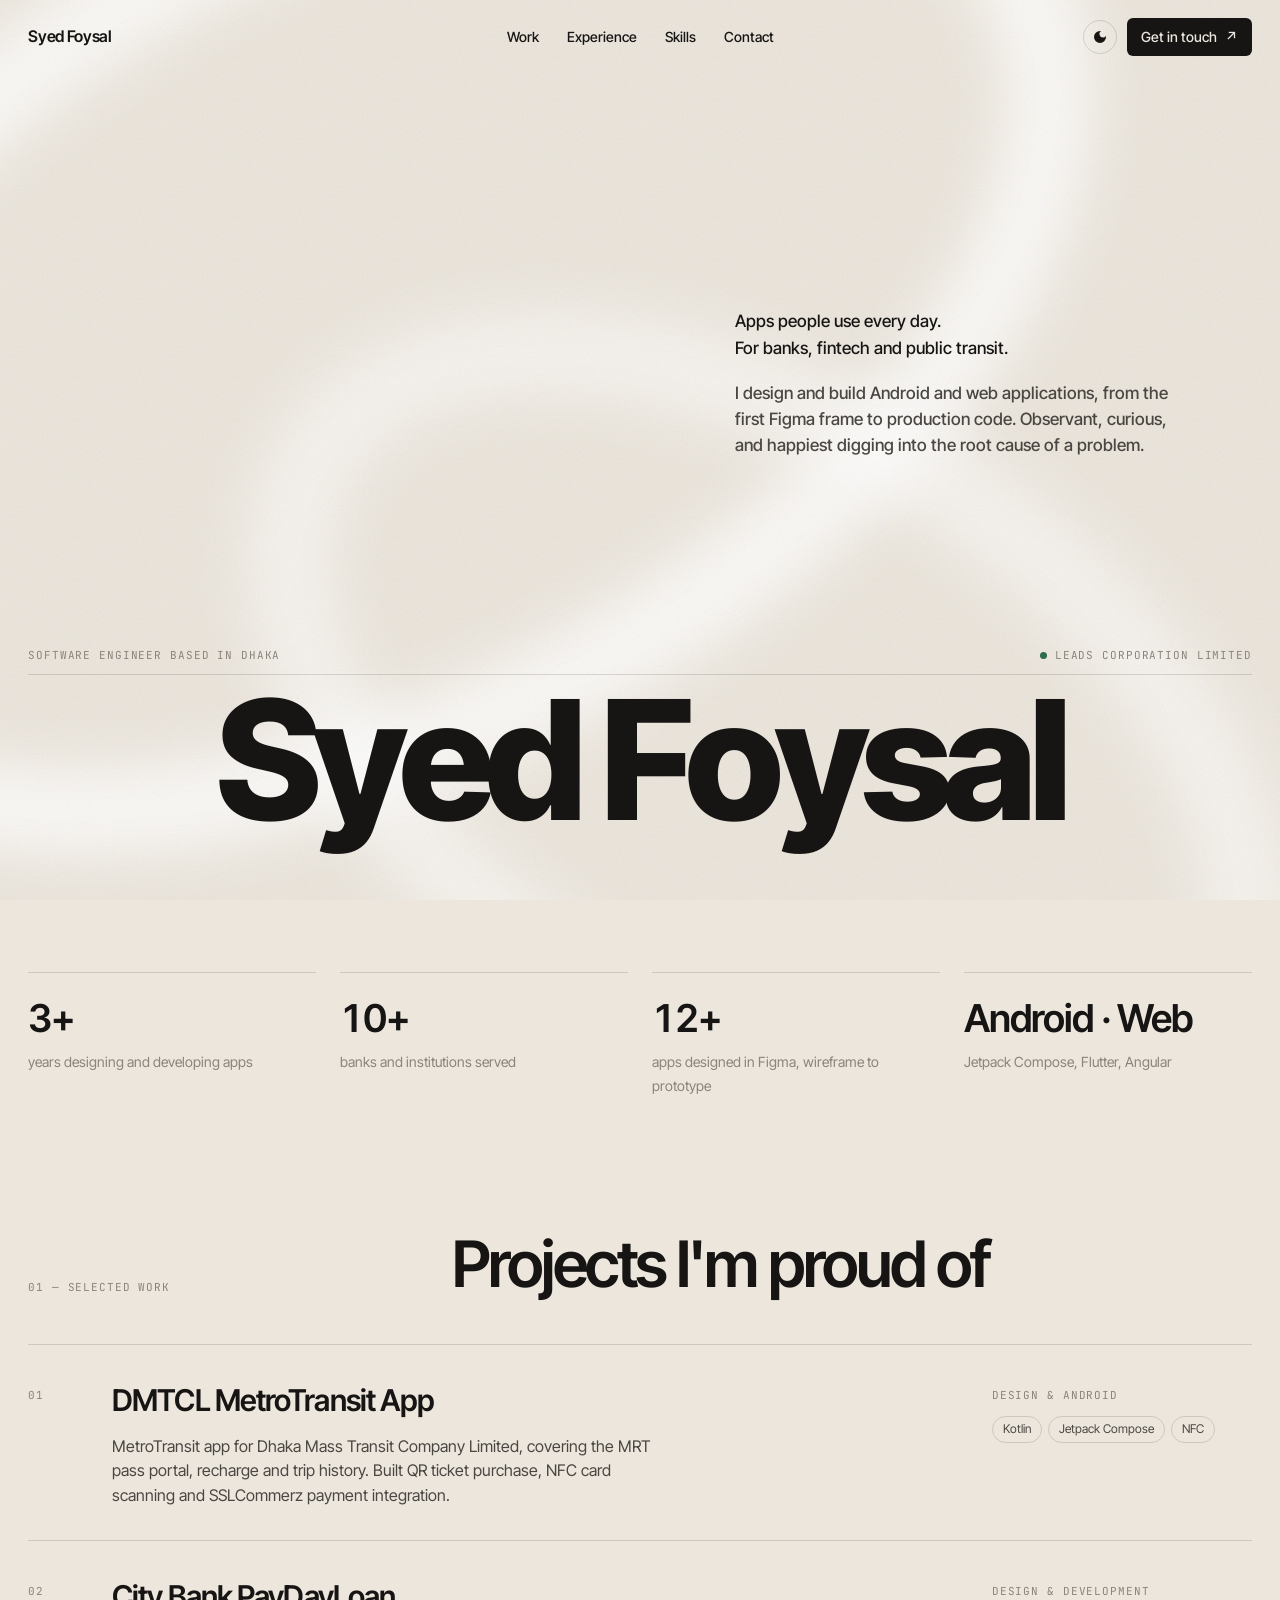
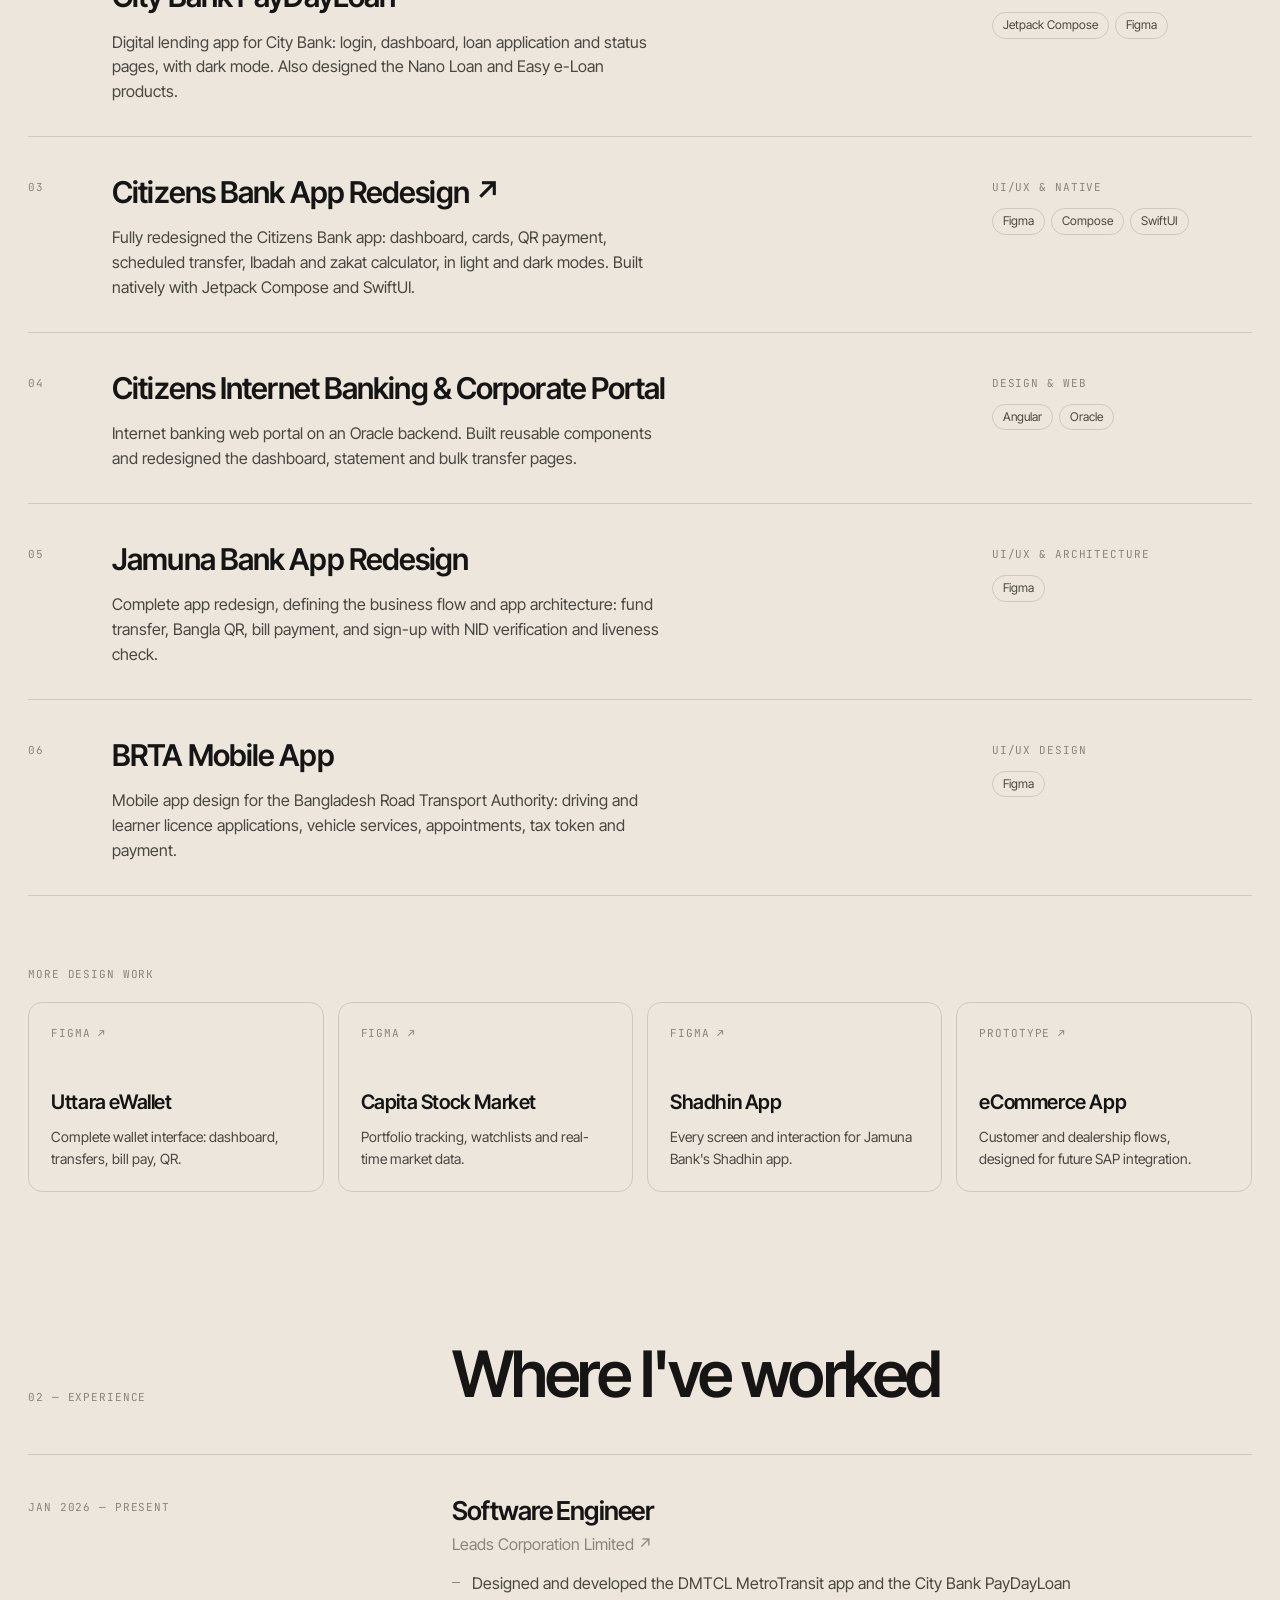
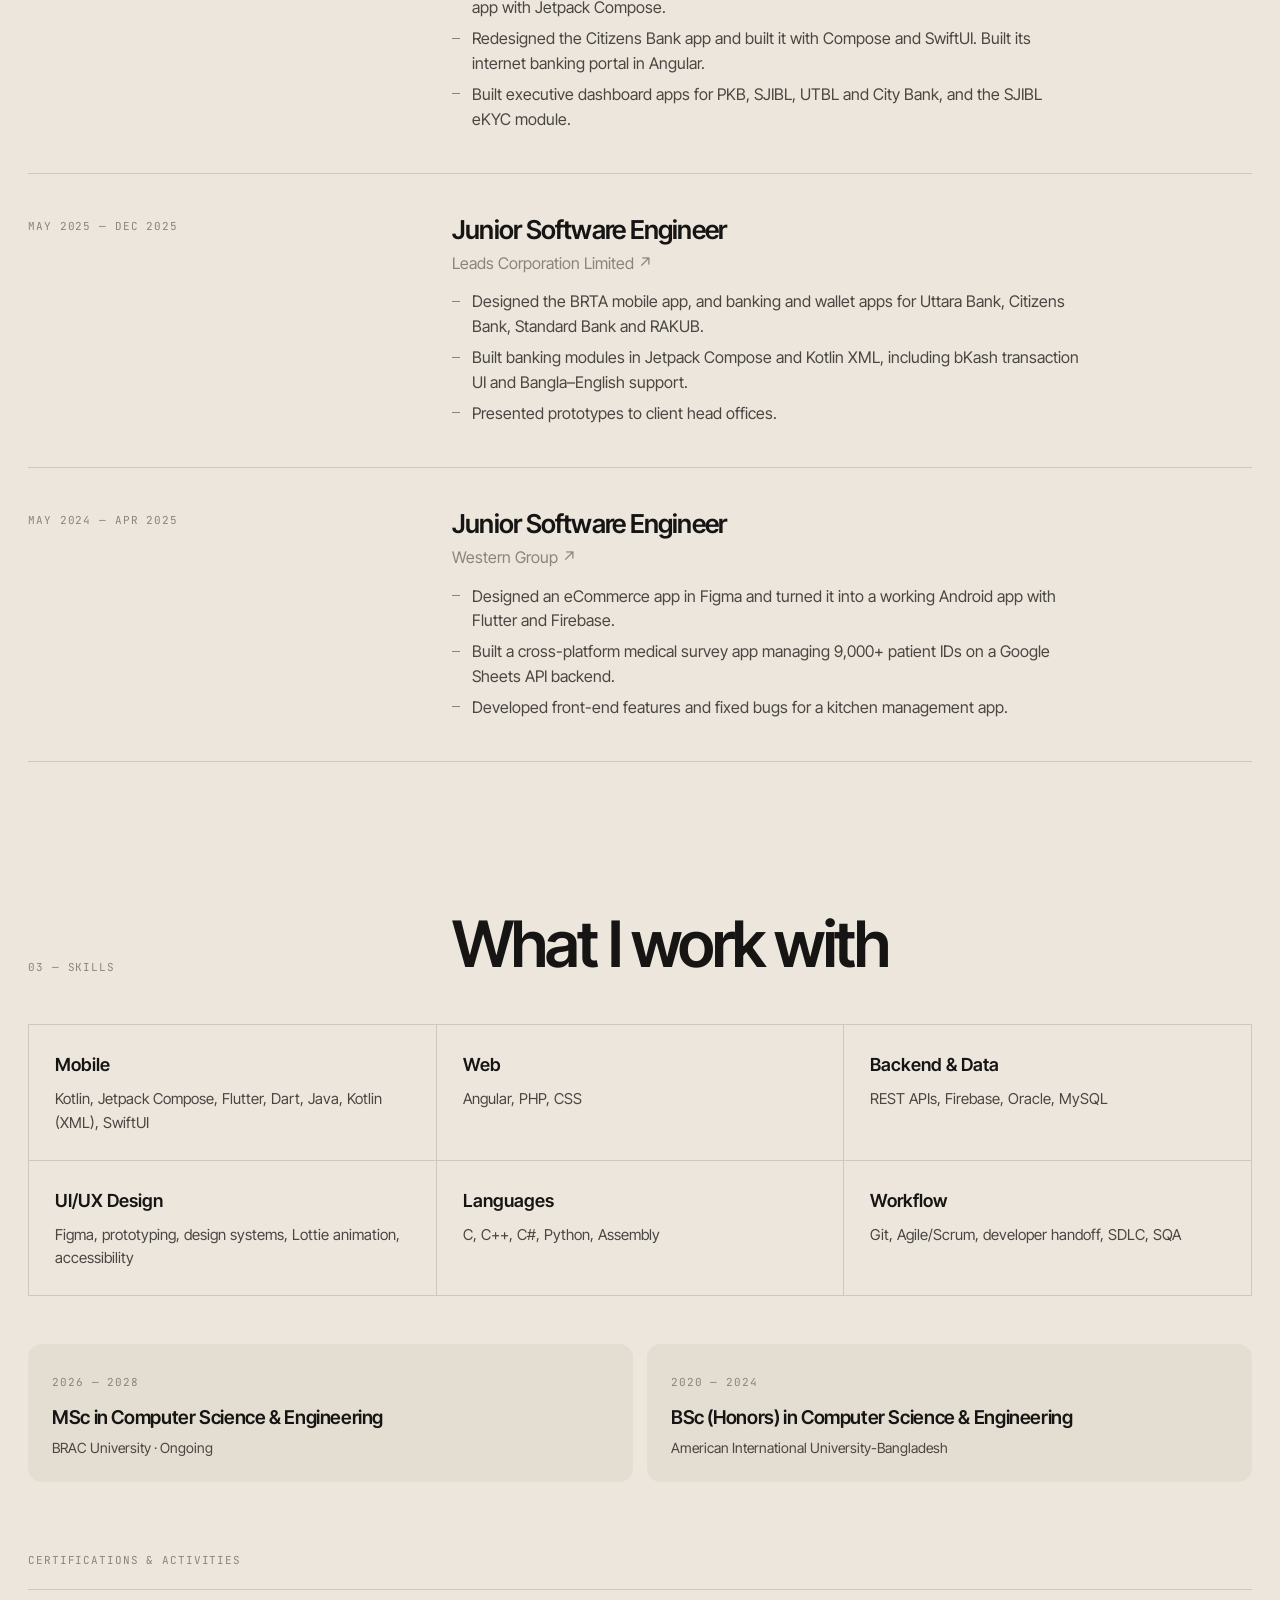
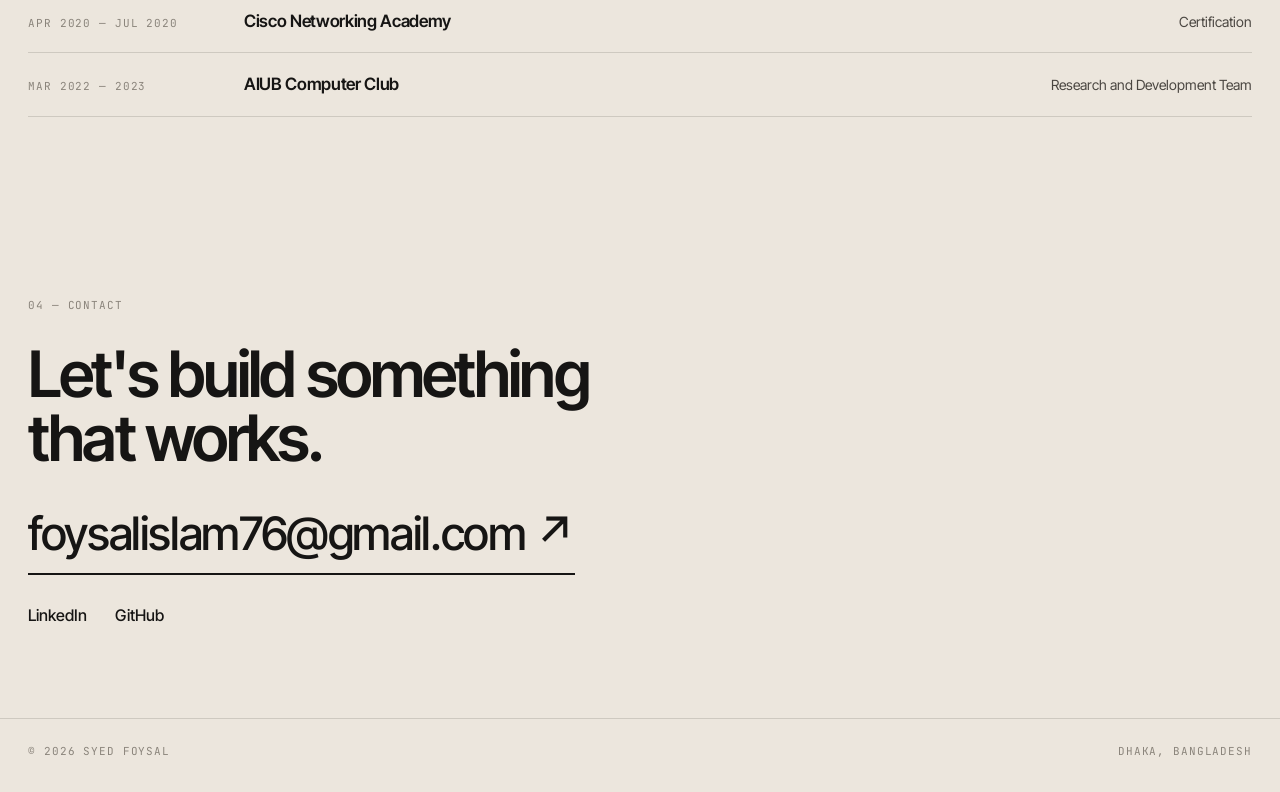
<file: index.html>
<!doctype html>
<html lang="en">
<head>
  <meta charset="utf-8">
  <meta name="viewport" content="width=device-width, initial-scale=1">
  <title>Syed Foysal — Software Engineer</title>
  <meta name="description" content="Syed Foysal, Software Engineer in Dhaka. Android, web and UI/UX for banking, fintech and transit.">
  <meta property="og:title" content="Syed Foysal — Software Engineer">
  <meta property="og:description" content="Android, web and UI/UX for banking, fintech and transit clients.">
  <meta name="theme-color" content="#ece6dd">
  <link rel="icon" href="data:image/svg+xml,<svg xmlns='http://www.w3.org/2000/svg' viewBox='0 0 64 64'><rect width='64' height='64' rx='14' fill='%23161514'/><text x='50%25' y='56%25' text-anchor='middle' dominant-baseline='middle' font-family='Arial' font-weight='700' font-size='28' fill='%23ece6dd'>SF</text></svg>">
  <link rel="preconnect" href="https://fonts.googleapis.com">
  <link rel="preconnect" href="https://fonts.gstatic.com" crossorigin>
  <link href="https://fonts.googleapis.com/css2?family=Inter+Tight:wght@400;500;600;800&family=JetBrains+Mono:wght@400;500&display=swap" rel="stylesheet">
  <link rel="stylesheet" href="styles.css">
  <script>document.documentElement.classList.add('js');try{var t=localStorage.getItem('theme');if(t)document.documentElement.dataset.theme=t}catch(e){}</script>
</head>
<body>
  <header class="nav">
    <a class="brand" href="#top">Syed Foysal</a>
    <nav class="nav-links" aria-label="Sections">
      <a href="#work">Work</a>
      <a href="#experience">Experience</a>
      <a href="#skills">Skills</a>
      <a href="#contact">Contact</a>
    </nav>
    <div class="nav-actions">
      <button class="theme-toggle" type="button" aria-label="Toggle dark mode">
        <svg viewBox="0 0 24 24" width="16" height="16" aria-hidden="true"><path fill="currentColor" d="M12 3a9 9 0 1 0 9 9c0-.46-.04-.92-.1-1.36a5.39 5.39 0 0 1-4.4 2.26 5.4 5.4 0 0 1-3.14-9.8c-.44-.06-.9-.1-1.36-.1z"/></svg>
      </button>
      <a class="btn" href="mailto:foysalislam76@gmail.com">Get in touch <span aria-hidden="true">↗</span></a>
    </div>
  </header>

  <main id="top">
    <section class="hero">
      <div class="hero-bg" aria-hidden="true"><span class="ribbon r1"></span><span class="ribbon r2"></span><span class="grain"></span></div>
      <div class="hero-intro reveal">
        <p class="lead">Apps people use every day.<br>For banks, fintech and public transit.</p>
        <p>I design and build Android and web applications, from the first Figma frame to production code. Observant, curious, and happiest digging into the root cause of a problem.</p>
      </div>
      <div class="hero-foot">
        <div class="hero-meta mono">
          <span>Software Engineer based in Dhaka</span>
          <span class="status"><i></i>Leads Corporation Limited</span>
        </div>
        <h1 class="hero-name">Syed Foysal</h1>
      </div>
    </section>

    <section class="stats" aria-label="Highlights">
      <div class="stat reveal"><b>3+</b><span>years designing and developing apps</span></div>
      <div class="stat reveal"><b>10+</b><span>banks and institutions served</span></div>
      <div class="stat reveal"><b>12+</b><span>apps designed in Figma, wireframe to prototype</span></div>
      <div class="stat reveal"><b>Android · Web</b><span>Jetpack Compose, Flutter, Angular</span></div>
    </section>

    <section id="work" class="section">
      <div class="section-head reveal">
        <span class="mono">01 — Selected work</span>
        <h2>Projects I'm proud of</h2>
      </div>
      <ol class="projects">
        <li class="project reveal">
          <span class="idx mono">01</span>
          <div class="p-main">
            <h3>DMTCL MetroTransit App</h3>
            <p>MetroTransit app for Dhaka Mass Transit Company Limited, covering the MRT pass portal, recharge and trip history. Built QR ticket purchase, NFC card scanning and SSLCommerz payment integration.</p>
          </div>
          <div class="p-side"><span class="role mono">Design & Android</span><ul class="tags"><li>Kotlin</li><li>Jetpack Compose</li><li>NFC</li></ul></div>
        </li>
        <li class="project reveal">
          <span class="idx mono">02</span>
          <div class="p-main">
            <h3>City Bank PayDayLoan</h3>
            <p>Digital lending app for City Bank: login, dashboard, loan application and status pages, with dark mode. Also designed the Nano Loan and Easy e-Loan products.</p>
          </div>
          <div class="p-side"><span class="role mono">Design & Development</span><ul class="tags"><li>Jetpack Compose</li><li>Figma</li></ul></div>
        </li>
        <li class="project reveal">
          <span class="idx mono">03</span>
          <div class="p-main">
            <h3><a href="https://www.figma.com/proto/CzXbdKiK06CD8KoG54uc53/Citizens_advance?node-id=1-12459&amp;p=f&amp;scaling=scale-down&amp;content-scaling=fixed&amp;page-id=0%3A1&amp;starting-point-node-id=1%3A12459&amp;show-proto-sidebar=1" target="_blank" rel="noopener">Citizens Bank App Redesign <span aria-hidden="true">↗</span></a></h3>
            <p>Fully redesigned the Citizens Bank app: dashboard, cards, QR payment, scheduled transfer, Ibadah and zakat calculator, in light and dark modes. Built natively with Jetpack Compose and SwiftUI.</p>
          </div>
          <div class="p-side"><span class="role mono">UI/UX & Native</span><ul class="tags"><li>Figma</li><li>Compose</li><li>SwiftUI</li></ul></div>
        </li>
        <li class="project reveal">
          <span class="idx mono">04</span>
          <div class="p-main">
            <h3>Citizens Internet Banking & Corporate Portal</h3>
            <p>Internet banking web portal on an Oracle backend. Built reusable components and redesigned the dashboard, statement and bulk transfer pages.</p>
          </div>
          <div class="p-side"><span class="role mono">Design & Web</span><ul class="tags"><li>Angular</li><li>Oracle</li></ul></div>
        </li>
        <li class="project reveal">
          <span class="idx mono">05</span>
          <div class="p-main">
            <h3>Jamuna Bank App Redesign</h3>
            <p>Complete app redesign, defining the business flow and app architecture: fund transfer, Bangla QR, bill payment, and sign-up with NID verification and liveness check.</p>
          </div>
          <div class="p-side"><span class="role mono">UI/UX & Architecture</span><ul class="tags"><li>Figma</li></ul></div>
        </li>
        <li class="project reveal">
          <span class="idx mono">06</span>
          <div class="p-main">
            <h3>BRTA Mobile App</h3>
            <p>Mobile app design for the Bangladesh Road Transport Authority: driving and learner licence applications, vehicle services, appointments, tax token and payment.</p>
          </div>
          <div class="p-side"><span class="role mono">UI/UX Design</span><ul class="tags"><li>Figma</li></ul></div>
        </li>
      </ol>

      <div class="mini-head reveal"><span class="mono">More design work</span></div>
      <div class="cards">
        <a class="card reveal" href="https://www.figma.com/design/OLVRkpordg57QTDSUEPtHk/Uttara_eWallet?node-id=0-1" target="_blank" rel="noopener"><span class="mono">Figma ↗</span><h4>Uttara eWallet</h4><p>Complete wallet interface: dashboard, transfers, bill pay, QR.</p></a>
        <a class="card reveal" href="https://www.figma.com/design/fWbbJ0xGlFgYvnJKru61qK/CapitaApp?node-id=0-1" target="_blank" rel="noopener"><span class="mono">Figma ↗</span><h4>Capita Stock Market</h4><p>Portfolio tracking, watchlists and real-time market data.</p></a>
        <a class="card reveal" href="https://www.figma.com/design/se0q01q8Wwwqltm6ORkeT0/Shadhin?node-id=0-1" target="_blank" rel="noopener"><span class="mono">Figma ↗</span><h4>Shadhin App</h4><p>Every screen and interaction for Jamuna Bank's Shadhin app.</p></a>
        <a class="card reveal" href="https://www.figma.com/proto/1CDlLJeJu2LjrKiZWNMT9U/final_app?node-id=16-3217&amp;starting-point-node-id=16%3A3217" target="_blank" rel="noopener"><span class="mono">Prototype ↗</span><h4>eCommerce App</h4><p>Customer and dealership flows, designed for future SAP integration.</p></a>
      </div>
    </section>

    <section id="experience" class="section">
      <div class="section-head reveal">
        <span class="mono">02 — Experience</span>
        <h2>Where I've worked</h2>
      </div>
      <div class="timeline">
        <article class="job reveal">
          <div class="job-when mono">Jan 2026 — Present</div>
          <div>
            <h3>Software Engineer</h3>
            <p class="org"><a href="https://leads.com.bd/" target="_blank" rel="noopener">Leads Corporation Limited ↗</a></p>
            <ul>
              <li>Designed and developed the DMTCL MetroTransit app and the City Bank PayDayLoan app with Jetpack Compose.</li>
              <li>Redesigned the Citizens Bank app and built it with Compose and SwiftUI. Built its internet banking portal in Angular.</li>
              <li>Built executive dashboard apps for PKB, SJIBL, UTBL and City Bank, and the SJIBL eKYC module.</li>
            </ul>
          </div>
        </article>
        <article class="job reveal">
          <div class="job-when mono">May 2025 — Dec 2025</div>
          <div>
            <h3>Junior Software Engineer</h3>
            <p class="org"><a href="https://leads.com.bd/" target="_blank" rel="noopener">Leads Corporation Limited ↗</a></p>
            <ul>
              <li>Designed the BRTA mobile app, and banking and wallet apps for Uttara Bank, Citizens Bank, Standard Bank and RAKUB.</li>
              <li>Built banking modules in Jetpack Compose and Kotlin XML, including bKash transaction UI and Bangla–English support.</li>
              <li>Presented prototypes to client head offices.</li>
            </ul>
          </div>
        </article>
        <article class="job reveal">
          <div class="job-when mono">May 2024 — Apr 2025</div>
          <div>
            <h3>Junior Software Engineer</h3>
            <p class="org"><a href="https://www.westernengineeringbd.com/" target="_blank" rel="noopener">Western Group ↗</a></p>
            <ul>
              <li>Designed an eCommerce app in Figma and turned it into a working Android app with Flutter and Firebase.</li>
              <li>Built a cross-platform medical survey app managing 9,000+ patient IDs on a Google Sheets API backend.</li>
              <li>Developed front-end features and fixed bugs for a kitchen management app.</li>
            </ul>
          </div>
        </article>
      </div>
    </section>

    <section id="skills" class="section">
      <div class="section-head reveal">
        <span class="mono">03 — Skills</span>
        <h2>What I work with</h2>
      </div>
      <div class="skills">
        <div class="skill reveal"><h4>Mobile</h4><p>Kotlin, Jetpack Compose, Flutter, Dart, Java, Kotlin (XML), SwiftUI</p></div>
        <div class="skill reveal"><h4>Web</h4><p>Angular, PHP, CSS</p></div>
        <div class="skill reveal"><h4>Backend & Data</h4><p>REST APIs, Firebase, Oracle, MySQL</p></div>
        <div class="skill reveal"><h4>UI/UX Design</h4><p>Figma, prototyping, design systems, Lottie animation, accessibility</p></div>
        <div class="skill reveal"><h4>Languages</h4><p>C, C++, C#, Python, Assembly</p></div>
        <div class="skill reveal"><h4>Workflow</h4><p>Git, Agile/Scrum, developer handoff, SDLC, SQA</p></div>
      </div>

      <div class="edu">
        <div class="edu-item reveal"><span class="mono">2026 — 2028</span><h4>MSc in Computer Science & Engineering</h4><p>BRAC University · Ongoing</p></div>
        <div class="edu-item reveal"><span class="mono">2020 — 2024</span><h4>BSc (Honors) in Computer Science & Engineering</h4><p>American International University-Bangladesh</p></div>
      </div>

      <div class="mini-head reveal"><span class="mono">Certifications & activities</span></div>
      <ul class="extras">
        <li class="reveal"><span class="mono">Apr 2020 — Jul 2020</span><h4>Cisco Networking Academy</h4><p>Certification</p></li>
        <li class="reveal"><span class="mono">Mar 2022 — 2023</span><h4>AIUB Computer Club</h4><p>Research and Development Team</p></li>
      </ul>
    </section>

    <section id="contact" class="contact">
      <span class="mono reveal">04 — Contact</span>
      <h2 class="reveal">Let's build something<br>that works.</h2>
      <a class="contact-mail reveal" href="mailto:foysalislam76@gmail.com">foysalislam76@gmail.com <span aria-hidden="true">↗</span></a>
      <ul class="socials reveal">
        <li><a href="https://www.linkedin.com/in/syed-foysal" target="_blank" rel="noopener">LinkedIn</a></li>
        <li><a href="https://github.com/Foysal-About" target="_blank" rel="noopener">GitHub</a></li>
      </ul>
    </section>
  </main>

  <footer class="footer mono">
    <span>© <span id="year">2026</span> Syed Foysal</span>
    <span>Dhaka, Bangladesh</span>
  </footer>

  <script src="main.js"></script>
</body>
</html>
</file>
<file: styles.css>
:root {
  --bg: #ece6dd;
  --bg-2: #e4ddd2;
  --ink: #161514;
  --ink-2: #4a4641;
  --muted: #8a847b;
  --line: rgba(22, 21, 20, .14);
  --ribbon: rgba(255, 255, 255, .75);
  --accent: #2f6b4f;
  --pad: clamp(16px, 2.2vw, 32px);
  --max: 1320px;
  --sans: "Inter Tight", system-ui, -apple-system, "Segoe UI", sans-serif;
  --mono: "JetBrains Mono", ui-monospace, Menlo, monospace;
  color-scheme: light;
}
@media (prefers-color-scheme: dark) {
  :root:not([data-theme="light"]) {
    --bg: #121110; --bg-2: #1a1917; --ink: #ece6dd; --ink-2: #b9b2a7; --muted: #7d776e;
    --line: rgba(236, 230, 221, .14); --ribbon: rgba(236, 230, 221, .07); --accent: #7cc4a0;
    color-scheme: dark;
  }
}
:root[data-theme="dark"] {
  --bg: #121110; --bg-2: #1a1917; --ink: #ece6dd; --ink-2: #b9b2a7; --muted: #7d776e;
  --line: rgba(236, 230, 221, .14); --ribbon: rgba(236, 230, 221, .07); --accent: #7cc4a0;
  color-scheme: dark;
}

* { box-sizing: border-box; margin: 0; padding: 0; }
html { scroll-behavior: smooth; }
body {
  background: var(--bg);
  color: var(--ink);
  font: 400 16px/1.55 var(--sans);
  -webkit-font-smoothing: antialiased;
  overflow-x: hidden;
  transition: background .4s, color .4s;
}
a { color: inherit; text-decoration: none; }
ul, ol { list-style: none; }
.mono { font-family: var(--mono); font-size: 11px; letter-spacing: .08em; text-transform: uppercase; color: var(--muted); }
:focus-visible { outline: 2px solid var(--accent); outline-offset: 3px; border-radius: 4px; }

/* nav */
.nav {
  position: fixed; inset: 0 0 auto; z-index: 20;
  display: grid; grid-template-columns: 1fr auto 1fr; align-items: center;
  padding: 18px var(--pad);
  transition: background .3s, backdrop-filter .3s;
}
.nav.scrolled { background: color-mix(in srgb, var(--bg) 78%, transparent); backdrop-filter: blur(14px); -webkit-backdrop-filter: blur(14px); }
.brand { font-weight: 600; letter-spacing: -.02em; }
.nav-links { display: flex; gap: 28px; font-size: 14px; font-weight: 500; }
.nav-links a, .socials a { position: relative; }
.nav-links a::after, .socials a::after {
  content: ""; position: absolute; left: 0; bottom: -2px; width: 100%; height: 1px;
  background: currentColor; transform: scaleX(0); transform-origin: right; transition: transform .35s ease;
}
.nav-links a:hover::after, .socials a:hover::after { transform: scaleX(1); transform-origin: left; }
.nav-actions { display: flex; gap: 10px; justify-content: flex-end; align-items: center; }
.btn {
  display: inline-flex; gap: 8px; align-items: center;
  background: var(--ink); color: var(--bg);
  padding: 8px 14px; border-radius: 6px; font-size: 14px; font-weight: 500;
  transition: transform .25s, opacity .25s;
}
.btn:hover { transform: translateY(-1px); opacity: .9; }
.theme-toggle {
  width: 34px; height: 34px; border-radius: 50%; border: 1px solid var(--line);
  background: transparent; color: var(--ink); cursor: pointer; display: grid; place-items: center;
}

/* hero */
.hero {
  position: relative; min-height: min(100svh, 980px); overflow: hidden;
  display: grid; grid-template-rows: 1fr auto; grid-template-columns: minmax(0, 1fr);
  padding: 0 var(--pad) clamp(16px, 3vw, 40px);
}
.hero-bg { position: absolute; inset: 0; pointer-events: none; }
.ribbon {
  position: absolute; border-radius: 50%;
  border: 90px solid var(--ribbon); filter: blur(28px);
  transform: translate3d(var(--mx, 0), var(--my, 0), 0) rotate(var(--rot));
  transition: transform 1.2s cubic-bezier(.2, .7, .2, 1);
}
.r1 { --rot: -28deg; width: 120vmax; height: 70vmax; left: -30vmax; top: -10vmax; }
.r2 { --rot: 32deg; width: 90vmax; height: 55vmax; left: 15vmax; top: 30vmax; opacity: .7; }
.grain {
  position: absolute; inset: 0; opacity: .22; mix-blend-mode: multiply;
  background-image: url("data:image/svg+xml,%3Csvg xmlns='http://www.w3.org/2000/svg' width='160' height='160'%3E%3Cfilter id='n'%3E%3CfeTurbulence type='fractalNoise' baseFrequency='.9' numOctaves='2' stitchTiles='stitch'/%3E%3C/filter%3E%3Crect width='100%25' height='100%25' filter='url(%23n)' opacity='.5'/%3E%3C/svg%3E");
}
.hero-intro {
  position: relative; align-self: center; justify-self: end;
  width: min(440px, 100%); margin: 120px 6vw 0 0;
  font-size: 17px; font-weight: 500; color: var(--ink-2);
}
.hero-intro .lead { color: var(--ink); margin-bottom: 1.1em; }
.hero-foot { position: relative; }
.hero-meta {
  display: flex; justify-content: space-between; gap: 16px; flex-wrap: wrap;
  padding-bottom: 10px; border-bottom: 1px solid var(--line);
}
.status { display: inline-flex; align-items: center; gap: 8px; }
.status i { width: 7px; height: 7px; border-radius: 50%; background: var(--accent); box-shadow: 0 0 0 0 var(--accent); animation: pulse 2.4s infinite; }
@keyframes pulse { 70% { box-shadow: 0 0 0 7px transparent; } 100% { box-shadow: 0 0 0 0 transparent; } }
.hero-name {
  font-weight: 800; letter-spacing: -.05em; line-height: .9;
  font-size: clamp(64px, 17.4vw, 300px);
  white-space: nowrap; padding: .06em 0 0; text-align: center;
}
.hero-name .ch { display: inline-block; transform: translateY(105%); animation: rise 1s cubic-bezier(.2, .8, .2, 1) forwards; }
.hero-name-clip { display: inline-block; overflow: hidden; vertical-align: top; padding: 0 .02em .16em; }
@keyframes rise { to { transform: none; } }

/* stats */
.stats {
  display: grid; grid-template-columns: repeat(4, 1fr);
  max-width: var(--max); margin: 0 auto; padding: 72px var(--pad) 24px; gap: 24px;
}
.stat { border-top: 1px solid var(--line); padding-top: 16px; }
.stat b { display: block; font-size: clamp(26px, 3vw, 40px); font-weight: 600; letter-spacing: -.03em; font-variant-numeric: tabular-nums; }
.stat span { color: var(--muted); font-size: 14px; }

/* sections */
.section { max-width: var(--max); margin: 0 auto; padding: 110px var(--pad) 40px; }
.section-head { display: grid; grid-template-columns: 1fr 2fr; gap: 24px; align-items: end; margin-bottom: 48px; }
.section-head h2, .contact h2 { font-size: clamp(34px, 5vw, 68px); font-weight: 600; letter-spacing: -.045em; line-height: 1; }

.projects { border-top: 1px solid var(--line); }
.project {
  display: grid; grid-template-columns: 60px 1fr 260px; gap: 24px;
  padding: 32px 0; border-bottom: 1px solid var(--line);
  transition: padding .35s ease, background .35s;
}
.project:hover { padding-left: 14px; padding-right: 14px; background: var(--bg-2); }
.project h3 { font-size: clamp(22px, 2.4vw, 30px); font-weight: 600; letter-spacing: -.03em; margin-bottom: 10px; }
.project h3 a:hover { color: var(--accent); }
.project p { color: var(--ink-2); max-width: 62ch; }
.idx { padding-top: 10px; }
.p-side { display: flex; flex-direction: column; gap: 12px; padding-top: 10px; }
.tags { display: flex; flex-wrap: wrap; gap: 6px; }
.tags li { font-size: 12px; padding: 3px 10px; border: 1px solid var(--line); border-radius: 99px; color: var(--ink-2); }

.mini-head { margin: 64px 0 18px; }
.cards { display: grid; grid-template-columns: repeat(4, 1fr); gap: 14px; }
.card {
  border: 1px solid var(--line); border-radius: 14px; padding: 22px;
  display: flex; flex-direction: column; gap: 8px; min-height: 190px;
  transition: transform .35s ease, border-color .35s, background .35s;
}
.card:hover { transform: translateY(-4px); border-color: var(--ink); background: var(--bg-2); }
.card h4 { font-size: 20px; font-weight: 600; letter-spacing: -.02em; margin-top: auto; }
.card p { color: var(--ink-2); font-size: 14px; }

/* experience */
.timeline { border-top: 1px solid var(--line); }
.job { display: grid; grid-template-columns: 1fr 2fr; gap: 24px; padding: 36px 0; border-bottom: 1px solid var(--line); }
.job-when { padding-top: 8px; }
.job h3 { font-size: 26px; font-weight: 600; letter-spacing: -.03em; }
.org { color: var(--muted); margin-bottom: 14px; }
.org a:hover { color: var(--accent); }
.job li { position: relative; padding-left: 20px; color: var(--ink-2); margin-bottom: 6px; max-width: 70ch; }
.job li::before { content: ""; position: absolute; left: 0; top: .72em; width: 8px; height: 1px; background: var(--muted); }

/* skills */
.skills { display: grid; grid-template-columns: repeat(3, 1fr); border-top: 1px solid var(--line); border-left: 1px solid var(--line); }
.skill { padding: 26px; border-right: 1px solid var(--line); border-bottom: 1px solid var(--line); }
.skill h4 { font-size: 18px; font-weight: 600; margin-bottom: 8px; }
.skill p { color: var(--ink-2); font-size: 15px; }
.edu { display: grid; grid-template-columns: 1fr 1fr; gap: 14px; margin-top: 48px; }
.edu-item { background: var(--bg-2); border-radius: 14px; padding: 24px; }
.edu-item h4 { font-size: 19px; font-weight: 600; letter-spacing: -.02em; margin: 10px 0 4px; }
.edu-item p { color: var(--ink-2); font-size: 14px; }
.extras { border-top: 1px solid var(--line); }
.extras li { display: grid; grid-template-columns: 200px 1fr auto; align-items: baseline; gap: 16px; padding: 18px 0; border-bottom: 1px solid var(--line); }
.extras h4 { font-size: 17px; font-weight: 600; letter-spacing: -.02em; }
.extras p { color: var(--ink-2); font-size: 14px; }

/* contact */
.contact { max-width: var(--max); margin: 0 auto; padding: 140px var(--pad) 90px; display: grid; gap: 28px; }
.contact-mail {
  font-size: clamp(22px, 3.6vw, 48px); font-weight: 500; letter-spacing: -.03em;
  border-bottom: 2px solid var(--ink); justify-self: start; padding-bottom: 4px;
  transition: color .25s, border-color .25s; overflow-wrap: anywhere;
}
.contact-mail:hover { color: var(--accent); border-color: var(--accent); }
.socials { display: flex; gap: 28px; font-weight: 500; }

.footer {
  max-width: var(--max); margin: 0 auto; padding: 24px var(--pad) 32px;
  display: flex; justify-content: space-between; border-top: 1px solid var(--line);
}

/* scroll reveal */
.js .reveal { opacity: 0; transform: translateY(24px); transition: opacity .9s ease, transform .9s cubic-bezier(.2, .7, .2, 1); }
.js .reveal.in { opacity: 1; transform: none; }

@media (max-width: 900px) {
  .nav { grid-template-columns: 1fr auto; }
  .nav-links { display: none; }
  .hero-intro { justify-self: start; margin: 110px 0 0; font-size: 16px; }
  .stats, .cards { grid-template-columns: 1fr 1fr; }
  .section-head, .job { grid-template-columns: 1fr; gap: 10px; }
  .project { grid-template-columns: 1fr; gap: 10px; }
  .project:hover { padding-left: 0; padding-right: 0; background: none; }
  .idx, .p-side { padding-top: 0; }
  .skills { grid-template-columns: 1fr 1fr; }
  .edu { grid-template-columns: 1fr; }
  .extras li { grid-template-columns: 1fr; gap: 4px; }
}
@media (max-width: 520px) {
  .stats, .cards, .skills { grid-template-columns: 1fr; }
  .hero-meta { flex-direction: column; gap: 4px; }
  .btn { padding: 7px 11px; font-size: 13px; }
  .footer { flex-direction: column; gap: 6px; }
}
@media (prefers-reduced-motion: reduce) {
  *, *::before, *::after { animation: none !important; transition: none !important; }
  .reveal, .hero-name .ch { opacity: 1; transform: none; }
}
</file>
